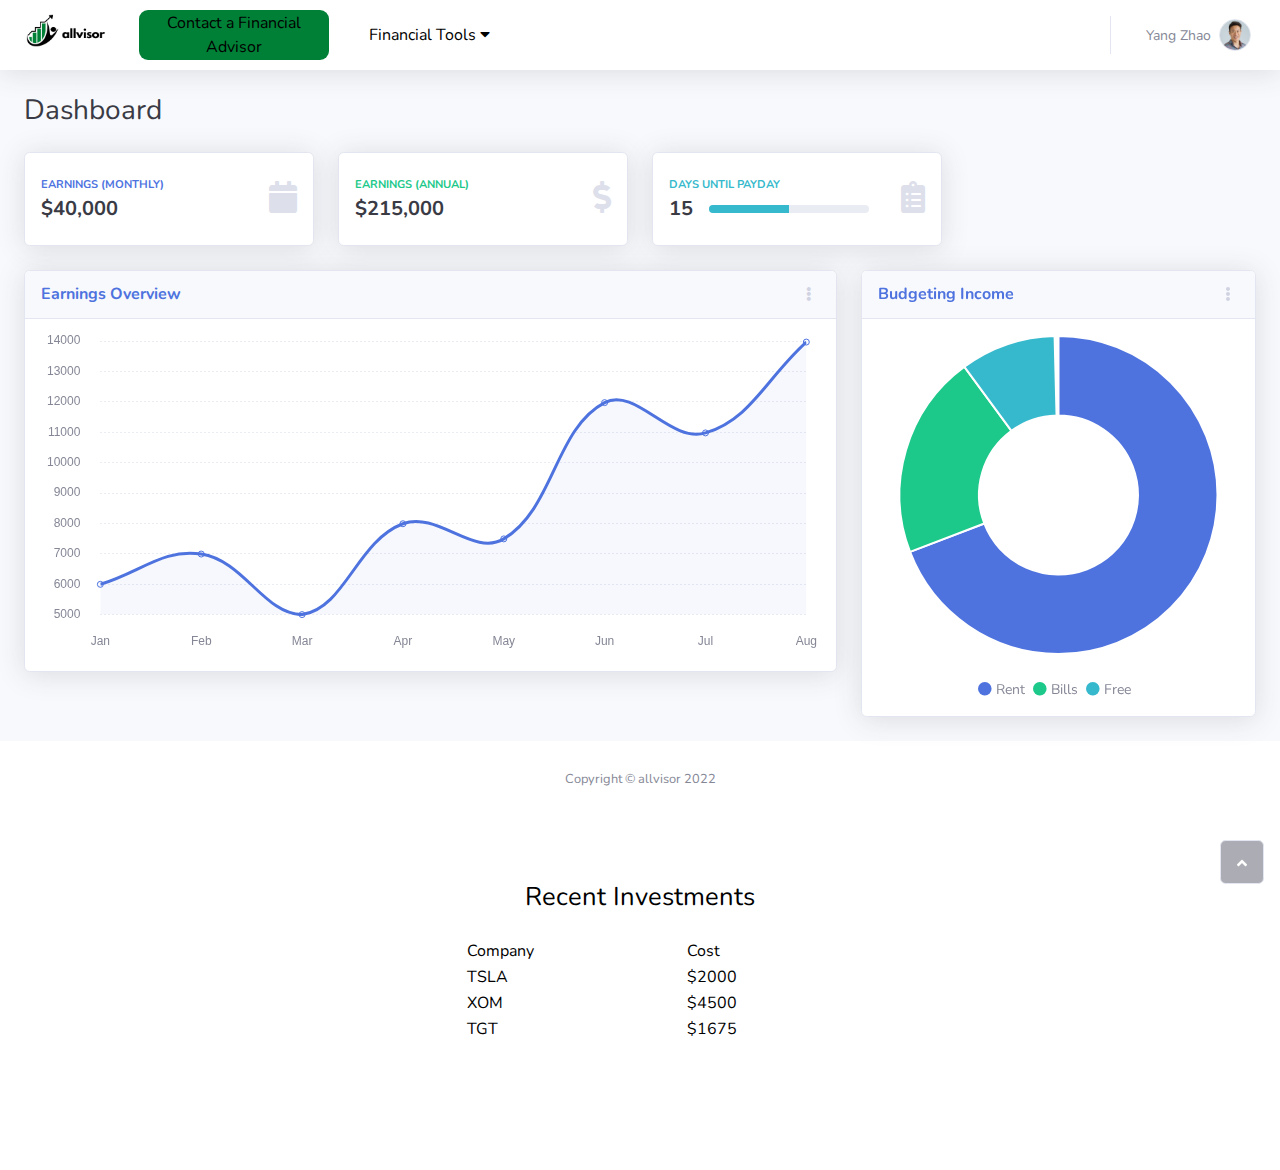
<file: dashboard.html>
<!DOCTYPE html>
<html>

<head>
    <meta charset="utf-8">
    <meta name="viewport" content="width=device-width, initial-scale=1.0, shrink-to-fit=no">
    <title>Dashboard - Brand</title>
    <link rel="stylesheet" href="assets/bootstrap/css/bootstrap.min.css">
    <link rel="stylesheet" href="https://fonts.googleapis.com/css?family=Nunito:200,200i,300,300i,400,400i,600,600i,700,700i,800,800i,900,900i&amp;display=swap">
    <link rel="stylesheet" href="assets/fonts/fontawesome-all.min.css">
    <link rel="stylesheet" href="assets/css/styles.css">
</head>

<body id="page-top">
    <div id="wrapper">
        <div class="d-flex flex-column" id="content-wrapper">
            
            
            
            <div id="content">
                <nav class="navbar navbar-light navbar-expand bg-white shadow mb-4 topbar static-top">
                    <div class="container-fluid"><button class="btn btn-link d-md-none rounded-circle me-3" id="sidebarToggleTop" type="button"><i class="fas fa-bars"></i></button>
                        <img src="assets/img/allvisor.png" id="logo" width="7%">

                        <a class="contacct" href="/contacts.html"><button id="contact">Contact a Financial Advisor</button></a>

                        <div class="dropdown">
                            <button class="dropbtn">Financial Tools
                              <i class="fa fa-caret-down"></i>
                            </button>
                            <div class="dropdown-content">
                              <a href="#">Financial Tools</a>
                              <a href="#">Net Worth</a>
                              <a href="#">Savings Planner</a>
                              <a href="#">Retirement Planner</a>
                              <a href="#">Investment Checkup</a>
                              <a href="#">Fee Analyzer</a>
                              <a href="#">Finance Calculators</a>
                            </div>
                        </div>

                        <ul class="navbar-nav flex-nowrap ms-auto">
                            
                            <li class="nav-item dropdown d-sm-none no-arrow"><a class="dropdown-toggle nav-link" aria-expanded="false" data-bs-toggle="dropdown" href="#"><i class="fas fa-search"></i></a>
                                <div class="dropdown-menu dropdown-menu-end p-3 animated--grow-in" aria-labelledby="searchDropdown">
                                    <form class="me-auto navbar-search w-100">
                                        <div class="input-group"><input class="bg-light form-control border-0 small" type="text" placeholder="Search for ...">
                                            <div class="input-group-append"><button class="btn btn-primary py-0" type="button"><i class="fas fa-search"></i></button></div>
                                        </div>
                                    </form>
                                </div>
                            </li>
                            <li class="nav-item dropdown no-arrow mx-1">
                                <div class="nav-item dropdown no-arrow"><a class="dropdown-toggle nav-link" aria-expanded="false" data-bs-toggle="dropdown" href="#"></a>
                                    <div class="dropdown-menu dropdown-menu-end dropdown-list animated--grow-in">
                                        <h6 class="dropdown-header">alerts center</h6><a class="dropdown-item d-flex align-items-center" href="#">
                                            <div class="me-3">
                                                <div class="bg-primary icon-circle"><i class="fas fa-file-alt text-white"></i></div>
                                            </div>
                                            <div><span class="small text-gray-500">December 12, 2019</span>
                                                <p>A new monthly report is ready to download!</p>
                                            </div>
                                        </a><a class="dropdown-item d-flex align-items-center" href="#">
                                            <div class="me-3">
                                                <div class="bg-success icon-circle"><i class="fas fa-donate text-white"></i></div>
                                            </div>
                                            <div><span class="small text-gray-500">December 7, 2019</span>
                                                <p>$290.29 has been deposited into your account!</p>
                                            </div>
                                        </a><a class="dropdown-item d-flex align-items-center" href="#">
                                            <div class="me-3">
                                                <div class="bg-warning icon-circle"><i class="fas fa-exclamation-triangle text-white"></i></div>
                                            </div>
                                            <div><span class="small text-gray-500">December 2, 2019</span>
                                                <p>Spending Alert: We've noticed unusually high spending for your account.</p>
                                            </div>
                                        </a><a class="dropdown-item text-center small text-gray-500" href="#">Show All Alerts</a>
                                    </div>
                                </div>
                            </li>
                            <li class="nav-item dropdown no-arrow mx-1">
                                <div class="nav-item dropdown no-arrow"><a class="dropdown-toggle nav-link" aria-expanded="false" data-bs-toggle="dropdown" href="#"></a>
                                    <div class="dropdown-menu dropdown-menu-end dropdown-list animated--grow-in">
                                        <h6 class="dropdown-header">alerts center</h6><a class="dropdown-item d-flex align-items-center" href="#">
                                            <div class="dropdown-list-image me-3"><img class="rounded-circle" src="assets/img/avatars/avatar4.jpeg">
                                                <div class="bg-success status-indicator"></div>
                                            </div>

                                            
                                            
                                            

                                            <div class="fw-bold">
                                                <div class="text-truncate"><span>Hi there! I am wondering if you can help me with a problem I've been having.</span></div>
                                                <p class="small text-gray-500 mb-0">Emily Fowler - 58m</p>
                                            </div>
                                        </a><a class="dropdown-item d-flex align-items-center" href="#">
                                            <div class="dropdown-list-image me-3"><img class="rounded-circle" src="assets/img/avatars/avatar2.jpeg">
                                                <div class="status-indicator"></div>
                                            </div>
                                            <div class="fw-bold">
                                                <div class="text-truncate"><span>I have the photos that you ordered last month!</span></div>
                                                <p class="small text-gray-500 mb-0">Jae Chun - 1d</p>
                                            </div>
                                        </a><a class="dropdown-item d-flex align-items-center" href="#">
                                            <div class="dropdown-list-image me-3"><img class="rounded-circle" src="assets/img/avatars/avatar3.jpeg">
                                                <div class="bg-warning status-indicator"></div>
                                            </div>
                                            <div class="fw-bold">
                                                <div class="text-truncate"><span>Last month's report looks great, I am very happy with the progress so far, keep up the good work!</span></div>
                                                <p class="small text-gray-500 mb-0">Morgan Alvarez - 2d</p>
                                            </div>
                                        </a><a class="dropdown-item d-flex align-items-center" href="#">
                                            <div class="dropdown-list-image me-3"><img class="rounded-circle" src="assets/img/avatars/avatar5.jpeg">
                                                <div class="bg-success status-indicator"></div>
                                            </div>
                                            <div class="fw-bold">
                                                <div class="text-truncate"><span>Am I a good boy? The reason I ask is because someone told me that people say this to all dogs, even if they aren't good...</span></div>
                                                <p class="small text-gray-500 mb-0">Chicken the Dog · 2w</p>
                                            </div>
                                        </a><a class="dropdown-item text-center small text-gray-500" href="#">Show All Alerts</a>
                                    </div>
                                </div>
                                <div class="shadow dropdown-list dropdown-menu dropdown-menu-end" aria-labelledby="alertsDropdown"></div>
                            </li>
                            
                            <div class="d-none d-sm-block topbar-divider"></div>
                            <li class="nav-item dropdown no-arrow">
                                <div class="nav-item dropdown no-arrow"><a class="dropdown-toggle nav-link" aria-expanded="false" data-bs-toggle="dropdown" href="#"><span class="d-none d-lg-inline me-2 text-gray-600 small">Yang Zhao</span><img class="border rounded-circle img-profile" src="assets/img/jason.jpeg"></a>
                                    
                                        
                                    
                                </div>
                            </li>
                            
                            <!--  -->
                        </ul>
                    </div>
                </nav>
                <div class="container-fluid">
                    <div class="d-sm-flex justify-content-between align-items-center mb-4">
                        <h3 class="text-dark mb-0">Dashboard</h3>
                    </div>
                    <div class="row">
                        <div class="col-md-6 col-xl-3 mb-4">
                            <div class="card shadow border-start-primary py-2">
                                <div class="card-body">
                                    <div class="row align-items-center no-gutters">
                                        <div class="col me-2">
                                            <div class="text-uppercase text-primary fw-bold text-xs mb-1"><span>Earnings (monthly)</span></div>
                                            <div class="text-dark fw-bold h5 mb-0"><span>$40,000</span></div>
                                        </div>
                                        <div class="col-auto"><i class="fas fa-calendar fa-2x text-gray-300"></i></div>
                                    </div>
                                </div>
                            </div>
                        </div>
                        <div class="col-md-6 col-xl-3 mb-4">
                            <div class="card shadow border-start-success py-2">
                                <div class="card-body">
                                    <div class="row align-items-center no-gutters">
                                        <div class="col me-2">
                                            <div class="text-uppercase text-success fw-bold text-xs mb-1"><span>Earnings (annual)</span></div>
                                            <div class="text-dark fw-bold h5 mb-0"><span>$215,000</span></div>
                                        </div>
                                        <div class="col-auto"><i class="fas fa-dollar-sign fa-2x text-gray-300"></i></div>
                                    </div>
                                </div>
                            </div>
                        </div>
                        <div class="col-md-6 col-xl-3 mb-4">
                            <div class="card shadow border-start-info py-2">
                                <div class="card-body">
                                    <div class="row align-items-center no-gutters">
                                        <div class="col me-2">
                                            <div class="text-uppercase text-info fw-bold text-xs mb-1"><span>Days until payday</span></div>
                                            <div class="row g-0 align-items-center">
                                                <div class="col-auto">
                                                    <div class="text-dark fw-bold h5 mb-0 me-3"><span>15</span></div>
                                                </div>
                                                <div class="col">
                                                    <div class="progress progress-sm">
                                                        <div class="progress-bar bg-info" aria-valuenow="50" aria-valuemin="0" aria-valuemax="100" style="width: 50%;"><span class="visually-hidden">50%</span></div>
                                                    </div>
                                                </div>
                                            </div>
                                        </div>
                                        <div class="col-auto"><i class="fas fa-clipboard-list fa-2x text-gray-300"></i></div>
                                    </div>
                                </div>
                            </div>
                        </div>
                    </div>
                    <div class="row">
                        <div class="col-lg-7 col-xl-8">
                            <div class="card shadow mb-4">
                                <div class="card-header d-flex justify-content-between align-items-center">
                                    <h6 class="text-primary fw-bold m-0">Earnings Overview</h6>
                                    <div class="dropdown no-arrow"><button class="btn btn-link btn-sm dropdown-toggle" aria-expanded="false" data-bs-toggle="dropdown" type="button"><i class="fas fa-ellipsis-v text-gray-400"></i></button>
                                        <div class="dropdown-menu shadow dropdown-menu-end animated--fade-in">
                                            <p class="text-center dropdown-header">dropdown header:</p><a class="dropdown-item" href="#">&nbsp;Action</a><a class="dropdown-item" href="#">&nbsp;Another action</a>
                                            <div class="dropdown-divider"></div><a class="dropdown-item" href="#">&nbsp;Something else here</a>
                                        </div>
                                    </div>
                                </div>
                                <div class="card-body">
                                    <div class="chart-area"><canvas data-bss-chart="{&quot;type&quot;:&quot;line&quot;,&quot;data&quot;:{&quot;labels&quot;:[&quot;Jan&quot;,&quot;Feb&quot;,&quot;Mar&quot;,&quot;Apr&quot;,&quot;May&quot;,&quot;Jun&quot;,&quot;Jul&quot;,&quot;Aug&quot;],&quot;datasets&quot;:[{&quot;label&quot;:&quot;Investments&quot;,&quot;fill&quot;:true,&quot;data&quot;:[&quot;6000&quot;,&quot;7000&quot;,&quot;5000&quot;,&quot;8000&quot;,&quot;7500&quot;,&quot;12000&quot;,&quot;11000&quot;,&quot;14000&quot;],&quot;backgroundColor&quot;:&quot;rgba(78, 115, 223, 0.05)&quot;,&quot;borderColor&quot;:&quot;rgba(78, 115, 223, 1)&quot;}]},&quot;options&quot;:{&quot;maintainAspectRatio&quot;:false,&quot;legend&quot;:{&quot;display&quot;:false,&quot;labels&quot;:{&quot;fontStyle&quot;:&quot;normal&quot;}},&quot;title&quot;:{&quot;fontStyle&quot;:&quot;normal&quot;},&quot;scales&quot;:{&quot;xAxes&quot;:[{&quot;gridLines&quot;:{&quot;color&quot;:&quot;rgb(234, 236, 244)&quot;,&quot;zeroLineColor&quot;:&quot;rgb(234, 236, 244)&quot;,&quot;drawBorder&quot;:false,&quot;drawTicks&quot;:false,&quot;borderDash&quot;:[&quot;2&quot;],&quot;zeroLineBorderDash&quot;:[&quot;2&quot;],&quot;drawOnChartArea&quot;:false},&quot;ticks&quot;:{&quot;fontColor&quot;:&quot;#858796&quot;,&quot;fontStyle&quot;:&quot;normal&quot;,&quot;padding&quot;:20}}],&quot;yAxes&quot;:[{&quot;gridLines&quot;:{&quot;color&quot;:&quot;rgb(234, 236, 244)&quot;,&quot;zeroLineColor&quot;:&quot;rgb(234, 236, 244)&quot;,&quot;drawBorder&quot;:false,&quot;drawTicks&quot;:false,&quot;borderDash&quot;:[&quot;2&quot;],&quot;zeroLineBorderDash&quot;:[&quot;2&quot;]},&quot;ticks&quot;:{&quot;fontColor&quot;:&quot;#858796&quot;,&quot;fontStyle&quot;:&quot;normal&quot;,&quot;padding&quot;:20}}]}}}"></canvas></div>
                                </div>
                            </div>
                        </div>
                        <div class="col-lg-5 col-xl-4">
                            <div class="card shadow mb-4">
                                <div class="card-header d-flex justify-content-between align-items-center">
                                    <h6 class="text-primary fw-bold m-0">Budgeting Income</h6>
                                    <div class="dropdown no-arrow"><button class="btn btn-link btn-sm dropdown-toggle" aria-expanded="false" data-bs-toggle="dropdown" type="button"><i class="fas fa-ellipsis-v text-gray-400"></i></button>
                                        <div class="dropdown-menu shadow dropdown-menu-end animated--fade-in">
                                            <p class="text-center dropdown-header">dropdown header:</p><a class="dropdown-item" href="#">&nbsp;Action</a><a class="dropdown-item" href="#">&nbsp;Another action</a>
                                            <div class="dropdown-divider"></div><a class="dropdown-item" href="#">&nbsp;Something else here</a>
                                        </div>
                                    </div>
                                </div>
                                <div class="card-body">
                                    <div class="chart-area"><canvas data-bss-chart="{&quot;type&quot;:&quot;doughnut&quot;,&quot;data&quot;:{&quot;labels&quot;:[&quot;Rent&quot;,&quot;Phone&quot;,&quot;Electricity&quot;,&quot;Gas&quot;,&quot;Cable&quot;],&quot;datasets&quot;:[{&quot;label&quot;:&quot;&quot;,&quot;backgroundColor&quot;:[&quot;#4e73df&quot;,&quot;#1cc88a&quot;,&quot;#36b9cc&quot;],&quot;borderColor&quot;:[&quot;#ffffff&quot;,&quot;#ffffff&quot;,&quot;#ffffff&quot;],&quot;data&quot;:[&quot;50&quot;,&quot;15&quot;,&quot;7&quot;]}]},&quot;options&quot;:{&quot;maintainAspectRatio&quot;:false,&quot;legend&quot;:{&quot;display&quot;:false,&quot;labels&quot;:{&quot;fontStyle&quot;:&quot;normal&quot;}},&quot;title&quot;:{&quot;fontStyle&quot;:&quot;normal&quot;}}}"></canvas></div>
                                    <div class="text-center small mt-4"><span class="me-2"><i class="fas fa-circle text-primary"></i>&nbsp;Rent</span><span class="me-2"><i class="fas fa-circle text-success"></i>&nbsp;Bills</span><span class="me-2"><i class="fas fa-circle text-info"></i>&nbsp;Free</span></div>
                                </div>
                            </div>
                        </div>
                    </div>
                    <div class="row"></div>
                </div>
            </div>
            <footer class="bg-white sticky-footer">
                <div class="container my-auto">
                    <div class="text-center my-auto copyright"><span>Copyright © allvisor 2022</span></div>
                </div>
            </footer>
            </div><a class="border rounded d-inline scroll-to-top" href="#page-top"><i class="fas fa-angle-up"></i></a>

            

    </div>

    <h3 id="recentInv">Recent Investments</h3>
    <table id="table">
        <tr class="table-row">
            <td class="trhd">Company</td>
            <td class="trhd">Cost</td>
        </tr>

        <tr class="table-row">
            <td class="trhd">TSLA</td>
            <td class="trhd">$2000</td>
        </tr>

        <tr class="table-row">
            <td class="trhd">XOM</td>
            <td class="trhd">$4500</td>
        </tr>

        <tr class="table-row">
            <td class="trhd">TGT</td>
            <td class="trhd">$1675</td>
        </tr>
    </table>

    <div id="end">

    </div>

    

    <script src="assets/bootstrap/js/bootstrap.min.js"></script>
    <script src="assets/js/chart.min.js"></script>
    <script src="assets/js/bs-init.js"></script>
    <script src="assets/js/theme.js"></script>
</body>

</html>
</file>
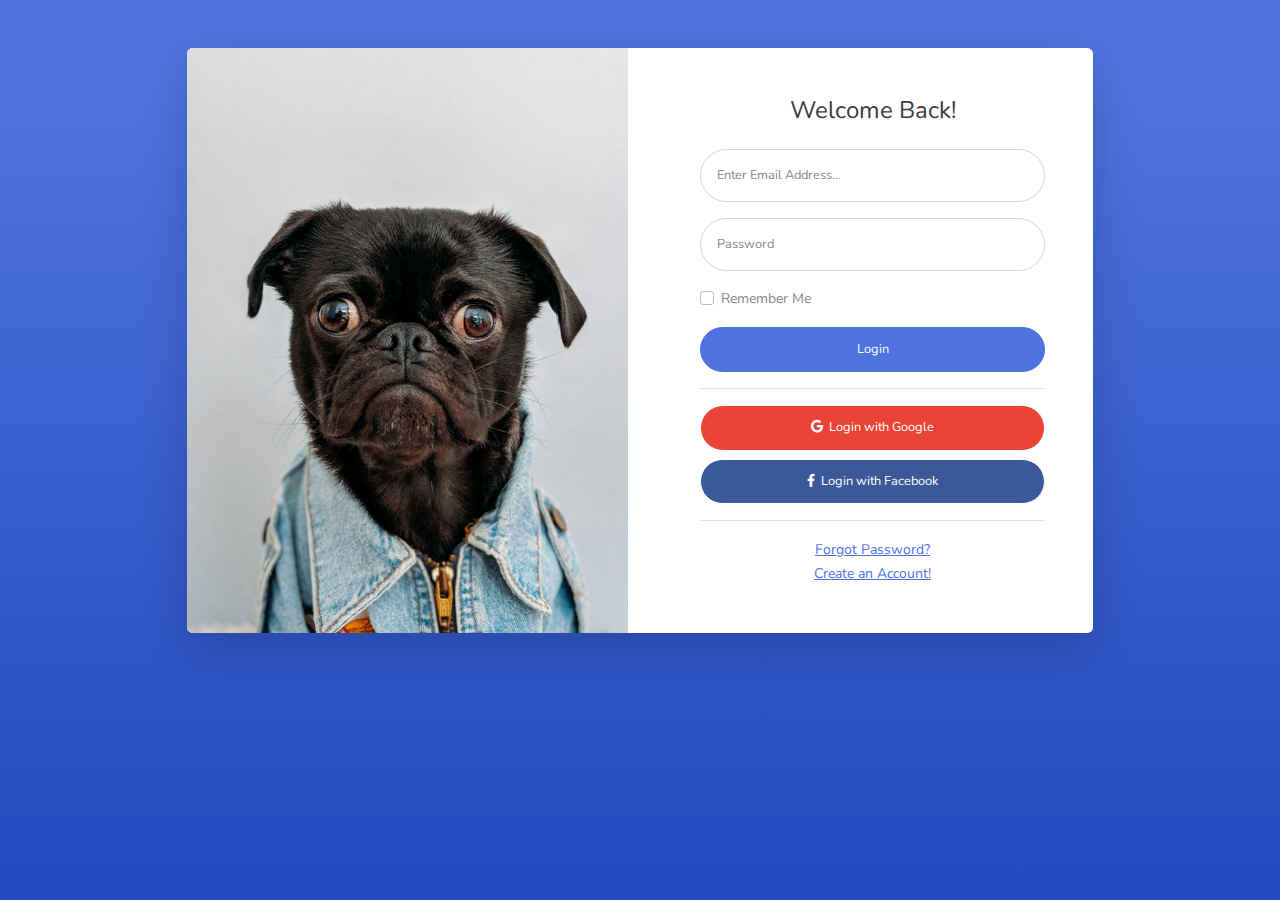
<file: login.html>
<!DOCTYPE html>
<html>

<head>
    <meta charset="utf-8">
    <meta name="viewport" content="width=device-width, initial-scale=1.0, shrink-to-fit=no">
    <title>Login - Brand</title>
    <link rel="stylesheet" href="assets/bootstrap/css/bootstrap.min.css">
    <link rel="stylesheet" href="https://fonts.googleapis.com/css?family=Nunito:200,200i,300,300i,400,400i,600,600i,700,700i,800,800i,900,900i&amp;display=swap">
    <link rel="stylesheet" href="assets/fonts/fontawesome-all.min.css">
</head>

<body class="bg-gradient-primary">
    <div class="container">
        <div class="row justify-content-center">
            <div class="col-md-9 col-lg-12 col-xl-10">
                <div class="card shadow-lg o-hidden border-0 my-5">
                    <div class="card-body p-0">
                        <div class="row">
                            <div class="col-lg-6 d-none d-lg-flex">
                                <div class="flex-grow-1 bg-login-image" style="background-image: url(&quot;assets/img/dogs/image3.jpeg&quot;);"></div>
                            </div>
                            <div class="col-lg-6">
                                <div class="p-5">
                                    <div class="text-center">
                                        <h4 class="text-dark mb-4">Welcome Back!</h4>
                                    </div>
                                    <form class="user">
                                        <div class="mb-3"><input class="form-control form-control-user" type="email" id="exampleInputEmail" aria-describedby="emailHelp" placeholder="Enter Email Address..." name="email"></div>
                                        <div class="mb-3"><input class="form-control form-control-user" type="password" id="exampleInputPassword" placeholder="Password" name="password"></div>
                                        <div class="mb-3">
                                            <div class="custom-control custom-checkbox small">
                                                <div class="form-check"><input class="form-check-input custom-control-input" type="checkbox" id="formCheck-1"><label class="form-check-label custom-control-label" for="formCheck-1">Remember Me</label></div>
                                            </div>
                                        </div><button class="btn btn-primary d-block btn-user w-100" type="submit">Login</button>
                                        <hr><a class="btn btn-primary d-block btn-google btn-user w-100 mb-2" role="button"><i class="fab fa-google"></i>&nbsp; Login with Google</a><a class="btn btn-primary d-block btn-facebook btn-user w-100" role="button"><i class="fab fa-facebook-f"></i>&nbsp; Login with Facebook</a>
                                        <hr>
                                    </form>
                                    <div class="text-center"><a class="small" href="forgot-password.html">Forgot Password?</a></div>
                                    <div class="text-center"><a class="small" href="register.html">Create an Account!</a></div>
                                </div>
                            </div>
                        </div>
                    </div>
                </div>
            </div>
        </div>
    </div>
    <script src="assets/bootstrap/js/bootstrap.min.js"></script>
    <script src="assets/js/bs-init.js"></script>
    <script src="assets/js/theme.js"></script>
</body>

</html>
</file>
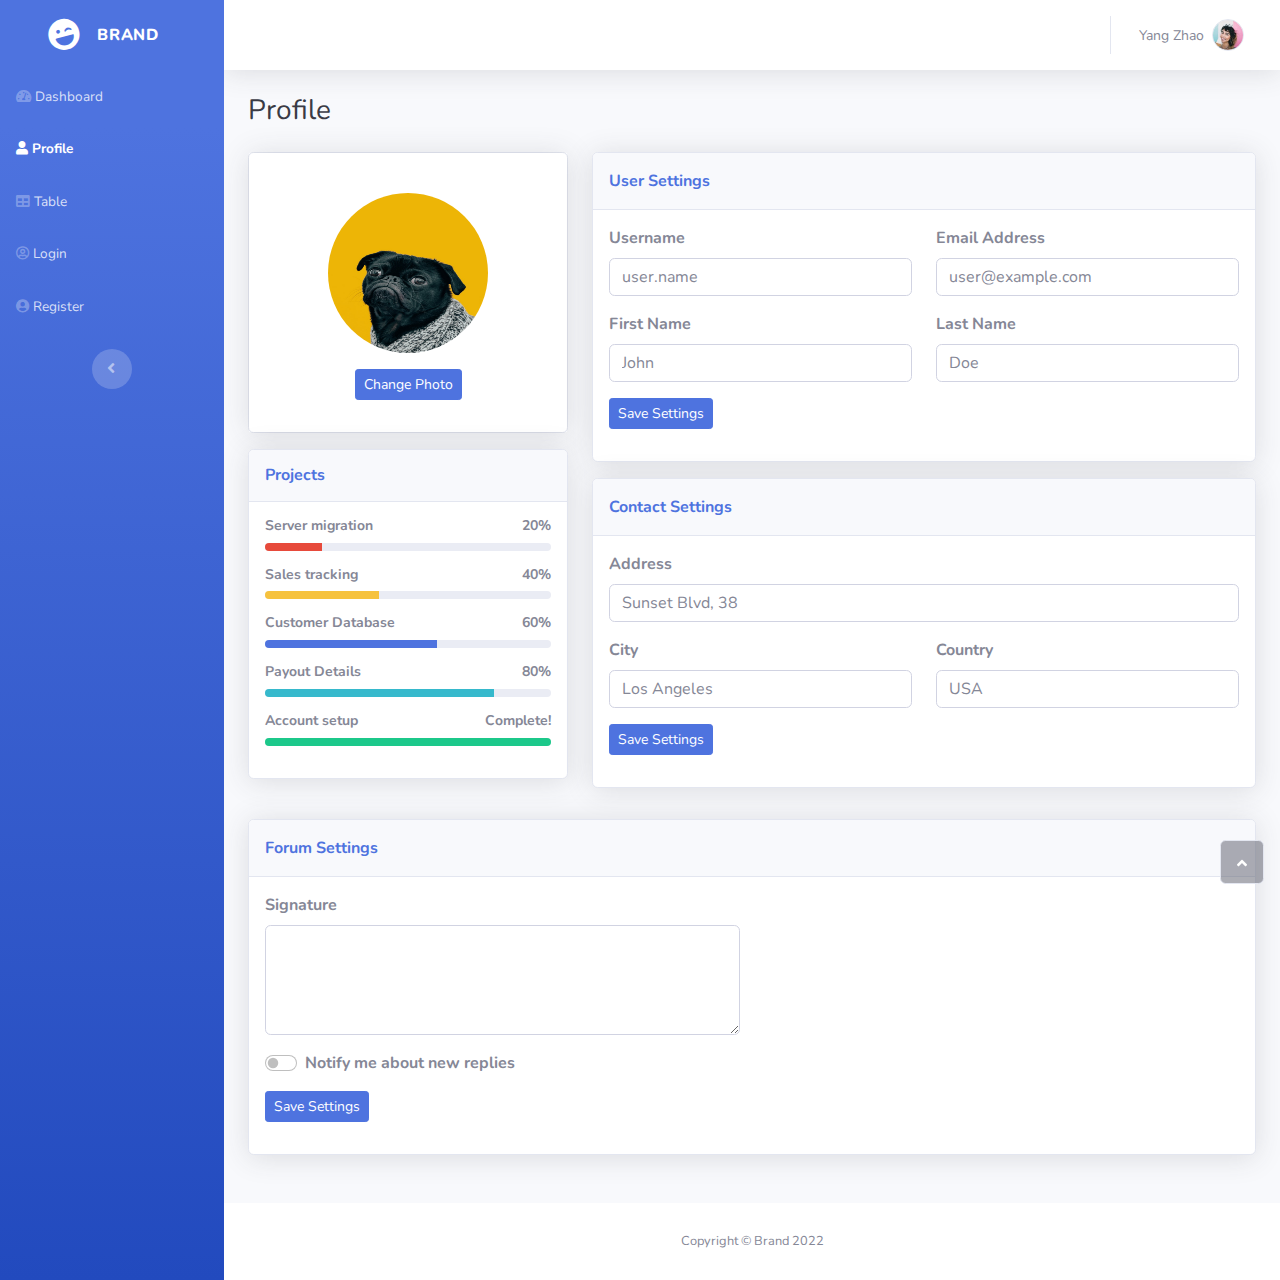
<file: profile.html>
<!DOCTYPE html>
<html>

<head>
    <meta charset="utf-8">
    <meta name="viewport" content="width=device-width, initial-scale=1.0, shrink-to-fit=no">
    <title>Profile - Brand</title>
    <link rel="stylesheet" href="assets/bootstrap/css/bootstrap.min.css">
    <link rel="stylesheet" href="https://fonts.googleapis.com/css?family=Nunito:200,200i,300,300i,400,400i,600,600i,700,700i,800,800i,900,900i&amp;display=swap">
    <link rel="stylesheet" href="assets/fonts/fontawesome-all.min.css">
</head>

<body id="page-top">
    <div id="wrapper">
        <nav class="navbar navbar-dark align-items-start sidebar sidebar-dark accordion bg-gradient-primary p-0">
            <div class="container-fluid d-flex flex-column p-0"><a class="navbar-brand d-flex justify-content-center align-items-center sidebar-brand m-0" href="#">
                    <div class="sidebar-brand-icon rotate-n-15"><i class="fas fa-laugh-wink"></i></div>
                    <div class="sidebar-brand-text mx-3"><span>Brand</span></div>
                </a>
                <hr class="sidebar-divider my-0">
                <ul class="navbar-nav text-light" id="accordionSidebar">
                    <li class="nav-item"><a class="nav-link" href="index.html"><i class="fas fa-tachometer-alt"></i><span>Dashboard</span></a></li>
                    <li class="nav-item"><a class="nav-link active" href="profile.html"><i class="fas fa-user"></i><span>Profile</span></a></li>
                    <li class="nav-item"><a class="nav-link" href="table.html"><i class="fas fa-table"></i><span>Table</span></a></li>
                    <li class="nav-item"><a class="nav-link" href="login.html"><i class="far fa-user-circle"></i><span>Login</span></a></li>
                    <li class="nav-item"><a class="nav-link" href="register.html"><i class="fas fa-user-circle"></i><span>Register</span></a></li>
                </ul>
                <div class="text-center d-none d-md-inline"><button class="btn rounded-circle border-0" id="sidebarToggle" type="button"></button></div>
            </div>
        </nav>
        <div class="d-flex flex-column" id="content-wrapper">
            <div id="content">
                <nav class="navbar navbar-light navbar-expand bg-white shadow mb-4 topbar static-top">
                    <div class="container-fluid"><button class="btn btn-link d-md-none rounded-circle me-3" id="sidebarToggleTop" type="button"><i class="fas fa-bars"></i></button>
                        <ul class="navbar-nav flex-nowrap ms-auto">
                            <li class="nav-item dropdown d-sm-none no-arrow"><a class="dropdown-toggle nav-link" aria-expanded="false" data-bs-toggle="dropdown" href="#"><i class="fas fa-search"></i></a>
                                <div class="dropdown-menu dropdown-menu-end p-3 animated--grow-in" aria-labelledby="searchDropdown">
                                    <form class="me-auto navbar-search w-100">
                                        <div class="input-group"><input class="bg-light form-control border-0 small" type="text" placeholder="Search for ...">
                                            <div class="input-group-append"><button class="btn btn-primary py-0" type="button"><i class="fas fa-search"></i></button></div>
                                        </div>
                                    </form>
                                </div>
                            </li>
                            <li class="nav-item dropdown no-arrow mx-1">
                                <div class="nav-item dropdown no-arrow"><a class="dropdown-toggle nav-link" aria-expanded="false" data-bs-toggle="dropdown" href="#"></a>
                                    <div class="dropdown-menu dropdown-menu-end dropdown-list animated--grow-in">
                                        <h6 class="dropdown-header">alerts center</h6><a class="dropdown-item d-flex align-items-center" href="#">
                                            <div class="me-3">
                                                <div class="bg-primary icon-circle"><i class="fas fa-file-alt text-white"></i></div>
                                            </div>
                                            <div><span class="small text-gray-500">December 12, 2019</span>
                                                <p>A new monthly report is ready to download!</p>
                                            </div>
                                        </a><a class="dropdown-item d-flex align-items-center" href="#">
                                            <div class="me-3">
                                                <div class="bg-success icon-circle"><i class="fas fa-donate text-white"></i></div>
                                            </div>
                                            <div><span class="small text-gray-500">December 7, 2019</span>
                                                <p>$290.29 has been deposited into your account!</p>
                                            </div>
                                        </a><a class="dropdown-item d-flex align-items-center" href="#">
                                            <div class="me-3">
                                                <div class="bg-warning icon-circle"><i class="fas fa-exclamation-triangle text-white"></i></div>
                                            </div>
                                            <div><span class="small text-gray-500">December 2, 2019</span>
                                                <p>Spending Alert: We've noticed unusually high spending for your account.</p>
                                            </div>
                                        </a><a class="dropdown-item text-center small text-gray-500" href="#">Show All Alerts</a>
                                    </div>
                                </div>
                            </li>
                            <li class="nav-item dropdown no-arrow mx-1">
                                <div class="nav-item dropdown no-arrow"><a class="dropdown-toggle nav-link" aria-expanded="false" data-bs-toggle="dropdown" href="#"></a>
                                    <div class="dropdown-menu dropdown-menu-end dropdown-list animated--grow-in">
                                        <h6 class="dropdown-header">alerts center</h6><a class="dropdown-item d-flex align-items-center" href="#">
                                            <div class="dropdown-list-image me-3"><img class="rounded-circle" src="assets/img/avatars/avatar4.jpeg">
                                                <div class="bg-success status-indicator"></div>
                                            </div>
                                            <div class="fw-bold">
                                                <div class="text-truncate"><span>Hi there! I am wondering if you can help me with a problem I've been having.</span></div>
                                                <p class="small text-gray-500 mb-0">Emily Fowler - 58m</p>
                                            </div>
                                        </a><a class="dropdown-item d-flex align-items-center" href="#">
                                            <div class="dropdown-list-image me-3"><img class="rounded-circle" src="assets/img/avatars/avatar2.jpeg">
                                                <div class="status-indicator"></div>
                                            </div>
                                            <div class="fw-bold">
                                                <div class="text-truncate"><span>I have the photos that you ordered last month!</span></div>
                                                <p class="small text-gray-500 mb-0">Jae Chun - 1d</p>
                                            </div>
                                        </a><a class="dropdown-item d-flex align-items-center" href="#">
                                            <div class="dropdown-list-image me-3"><img class="rounded-circle" src="assets/img/avatars/avatar3.jpeg">
                                                <div class="bg-warning status-indicator"></div>
                                            </div>
                                            <div class="fw-bold">
                                                <div class="text-truncate"><span>Last month's report looks great, I am very happy with the progress so far, keep up the good work!</span></div>
                                                <p class="small text-gray-500 mb-0">Morgan Alvarez - 2d</p>
                                            </div>
                                        </a><a class="dropdown-item d-flex align-items-center" href="#">
                                            <div class="dropdown-list-image me-3"><img class="rounded-circle" src="assets/img/avatars/avatar5.jpeg">
                                                <div class="bg-success status-indicator"></div>
                                            </div>
                                            <div class="fw-bold">
                                                <div class="text-truncate"><span>Am I a good boy? The reason I ask is because someone told me that people say this to all dogs, even if they aren't good...</span></div>
                                                <p class="small text-gray-500 mb-0">Chicken the Dog · 2w</p>
                                            </div>
                                        </a><a class="dropdown-item text-center small text-gray-500" href="#">Show All Alerts</a>
                                    </div>
                                </div>
                                <div class="shadow dropdown-list dropdown-menu dropdown-menu-end" aria-labelledby="alertsDropdown"></div>
                            </li>
                            <div class="d-none d-sm-block topbar-divider"></div>
                            <li class="nav-item dropdown no-arrow">
                                <div class="nav-item dropdown no-arrow"><a class="dropdown-toggle nav-link" aria-expanded="false" data-bs-toggle="dropdown" href="#"><span class="d-none d-lg-inline me-2 text-gray-600 small">Yang Zhao</span><img class="border rounded-circle img-profile" src="assets/img/avatars/avatar1.jpeg"></a>
                                    <div class="dropdown-menu shadow dropdown-menu-end animated--grow-in"><a class="dropdown-item" href="#"><i class="fas fa-user fa-sm fa-fw me-2 text-gray-400"></i>&nbsp;Profile</a><a class="dropdown-item" href="#"><i class="fas fa-cogs fa-sm fa-fw me-2 text-gray-400"></i>&nbsp;Settings</a><a class="dropdown-item" href="#"><i class="fas fa-list fa-sm fa-fw me-2 text-gray-400"></i>&nbsp;Activity log</a>
                                        <div class="dropdown-divider"></div><a class="dropdown-item" href="#"><i class="fas fa-sign-out-alt fa-sm fa-fw me-2 text-gray-400"></i>&nbsp;Logout</a>
                                    </div>
                                </div>
                            </li>
                        </ul>
                    </div>
                </nav>
                <div class="container-fluid">
                    <h3 class="text-dark mb-4">Profile</h3>
                    <div class="row mb-3">
                        <div class="col-lg-4">
                            <div class="card mb-3">
                                <div class="card-body text-center shadow"><img class="rounded-circle mb-3 mt-4" src="assets/img/dogs/image2.jpeg" width="160" height="160">
                                    <div class="mb-3"><button class="btn btn-primary btn-sm" type="button">Change Photo</button></div>
                                </div>
                            </div>
                            <div class="card shadow mb-4">
                                <div class="card-header py-3">
                                    <h6 class="text-primary fw-bold m-0">Projects</h6>
                                </div>
                                <div class="card-body">
                                    <h4 class="small fw-bold">Server migration<span class="float-end">20%</span></h4>
                                    <div class="progress progress-sm mb-3">
                                        <div class="progress-bar bg-danger" aria-valuenow="20" aria-valuemin="0" aria-valuemax="100" style="width: 20%;"><span class="visually-hidden">20%</span></div>
                                    </div>
                                    <h4 class="small fw-bold">Sales tracking<span class="float-end">40%</span></h4>
                                    <div class="progress progress-sm mb-3">
                                        <div class="progress-bar bg-warning" aria-valuenow="40" aria-valuemin="0" aria-valuemax="100" style="width: 40%;"><span class="visually-hidden">40%</span></div>
                                    </div>
                                    <h4 class="small fw-bold">Customer Database<span class="float-end">60%</span></h4>
                                    <div class="progress progress-sm mb-3">
                                        <div class="progress-bar bg-primary" aria-valuenow="60" aria-valuemin="0" aria-valuemax="100" style="width: 60%;"><span class="visually-hidden">60%</span></div>
                                    </div>
                                    <h4 class="small fw-bold">Payout Details<span class="float-end">80%</span></h4>
                                    <div class="progress progress-sm mb-3">
                                        <div class="progress-bar bg-info" aria-valuenow="80" aria-valuemin="0" aria-valuemax="100" style="width: 80%;"><span class="visually-hidden">80%</span></div>
                                    </div>
                                    <h4 class="small fw-bold">Account setup<span class="float-end">Complete!</span></h4>
                                    <div class="progress progress-sm mb-3">
                                        <div class="progress-bar bg-success" aria-valuenow="100" aria-valuemin="0" aria-valuemax="100" style="width: 100%;"><span class="visually-hidden">100%</span></div>
                                    </div>
                                </div>
                            </div>
                        </div>
                        <div class="col-lg-8">
                            <div class="row mb-3 d-none">
                                <div class="col">
                                    <div class="card text-white bg-primary shadow">
                                        <div class="card-body">
                                            <div class="row mb-2">
                                                <div class="col">
                                                    <p class="m-0">Peformance</p>
                                                    <p class="m-0"><strong>65.2%</strong></p>
                                                </div>
                                                <div class="col-auto"><i class="fas fa-rocket fa-2x"></i></div>
                                            </div>
                                            <p class="text-white-50 small m-0"><i class="fas fa-arrow-up"></i>&nbsp;5% since last month</p>
                                        </div>
                                    </div>
                                </div>
                                <div class="col">
                                    <div class="card text-white bg-success shadow">
                                        <div class="card-body">
                                            <div class="row mb-2">
                                                <div class="col">
                                                    <p class="m-0">Peformance</p>
                                                    <p class="m-0"><strong>65.2%</strong></p>
                                                </div>
                                                <div class="col-auto"><i class="fas fa-rocket fa-2x"></i></div>
                                            </div>
                                            <p class="text-white-50 small m-0"><i class="fas fa-arrow-up"></i>&nbsp;5% since last month</p>
                                        </div>
                                    </div>
                                </div>
                            </div>
                            <div class="row">
                                <div class="col">
                                    <div class="card shadow mb-3">
                                        <div class="card-header py-3">
                                            <p class="text-primary m-0 fw-bold">User Settings</p>
                                        </div>
                                        <div class="card-body">
                                            <form>
                                                <div class="row">
                                                    <div class="col">
                                                        <div class="mb-3"><label class="form-label" for="username"><strong>Username</strong></label><input class="form-control" type="text" id="username" placeholder="user.name" name="username"></div>
                                                    </div>
                                                    <div class="col">
                                                        <div class="mb-3"><label class="form-label" for="email"><strong>Email Address</strong></label><input class="form-control" type="email" id="email" placeholder="user@example.com" name="email"></div>
                                                    </div>
                                                </div>
                                                <div class="row">
                                                    <div class="col">
                                                        <div class="mb-3"><label class="form-label" for="first_name"><strong>First Name</strong></label><input class="form-control" type="text" id="first_name" placeholder="John" name="first_name"></div>
                                                    </div>
                                                    <div class="col">
                                                        <div class="mb-3"><label class="form-label" for="last_name"><strong>Last Name</strong></label><input class="form-control" type="text" id="last_name" placeholder="Doe" name="last_name"></div>
                                                    </div>
                                                </div>
                                                <div class="mb-3"><button class="btn btn-primary btn-sm" type="submit">Save Settings</button></div>
                                            </form>
                                        </div>
                                    </div>
                                    <div class="card shadow">
                                        <div class="card-header py-3">
                                            <p class="text-primary m-0 fw-bold">Contact Settings</p>
                                        </div>
                                        <div class="card-body">
                                            <form>
                                                <div class="mb-3"><label class="form-label" for="address"><strong>Address</strong></label><input class="form-control" type="text" id="address" placeholder="Sunset Blvd, 38" name="address"></div>
                                                <div class="row">
                                                    <div class="col">
                                                        <div class="mb-3"><label class="form-label" for="city"><strong>City</strong></label><input class="form-control" type="text" id="city" placeholder="Los Angeles" name="city"></div>
                                                    </div>
                                                    <div class="col">
                                                        <div class="mb-3"><label class="form-label" for="country"><strong>Country</strong></label><input class="form-control" type="text" id="country" placeholder="USA" name="country"></div>
                                                    </div>
                                                </div>
                                                <div class="mb-3"><button class="btn btn-primary btn-sm" type="submit">Save&nbsp;Settings</button></div>
                                            </form>
                                        </div>
                                    </div>
                                </div>
                            </div>
                        </div>
                    </div>
                    <div class="card shadow mb-5">
                        <div class="card-header py-3">
                            <p class="text-primary m-0 fw-bold">Forum Settings</p>
                        </div>
                        <div class="card-body">
                            <div class="row">
                                <div class="col-md-6">
                                    <form>
                                        <div class="mb-3"><label class="form-label" for="signature"><strong>Signature</strong><br></label><textarea class="form-control" id="signature" rows="4" name="signature"></textarea></div>
                                        <div class="mb-3">
                                            <div class="form-check form-switch"><input class="form-check-input" type="checkbox" id="formCheck-1"><label class="form-check-label" for="formCheck-1"><strong>Notify me about new replies</strong></label></div>
                                        </div>
                                        <div class="mb-3"><button class="btn btn-primary btn-sm" type="submit">Save Settings</button></div>
                                    </form>
                                </div>
                            </div>
                        </div>
                    </div>
                </div>
            </div>
            <footer class="bg-white sticky-footer">
                <div class="container my-auto">
                    <div class="text-center my-auto copyright"><span>Copyright © Brand 2022</span></div>
                </div>
            </footer>
        </div><a class="border rounded d-inline scroll-to-top" href="#page-top"><i class="fas fa-angle-up"></i></a>
    </div>
    <script src="assets/bootstrap/js/bootstrap.min.js"></script>
    <script src="assets/js/bs-init.js"></script>
    <script src="assets/js/theme.js"></script>
</body>

</html>
</file>
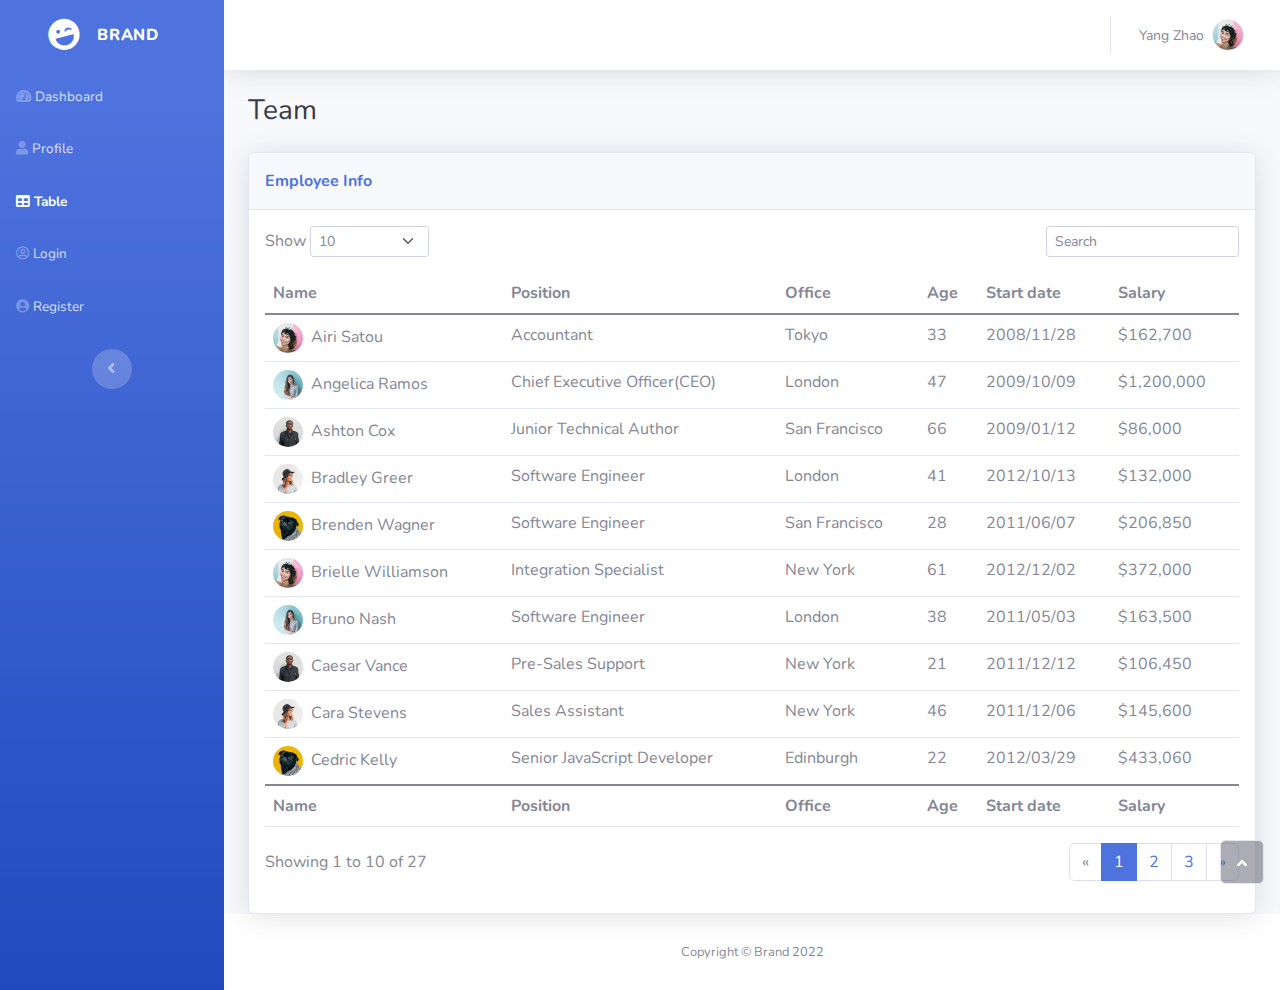
<file: table.html>
<!DOCTYPE html>
<html>

<head>
    <meta charset="utf-8">
    <meta name="viewport" content="width=device-width, initial-scale=1.0, shrink-to-fit=no">
    <title>Table - Brand</title>
    <link rel="stylesheet" href="assets/bootstrap/css/bootstrap.min.css">
    <link rel="stylesheet" href="https://fonts.googleapis.com/css?family=Nunito:200,200i,300,300i,400,400i,600,600i,700,700i,800,800i,900,900i&amp;display=swap">
    <link rel="stylesheet" href="assets/fonts/fontawesome-all.min.css">
</head>

<body id="page-top">
    <div id="wrapper">
        <nav class="navbar navbar-dark align-items-start sidebar sidebar-dark accordion bg-gradient-primary p-0">
            <div class="container-fluid d-flex flex-column p-0"><a class="navbar-brand d-flex justify-content-center align-items-center sidebar-brand m-0" href="#">
                    <div class="sidebar-brand-icon rotate-n-15"><i class="fas fa-laugh-wink"></i></div>
                    <div class="sidebar-brand-text mx-3"><span>Brand</span></div>
                </a>
                <hr class="sidebar-divider my-0">
                <ul class="navbar-nav text-light" id="accordionSidebar">
                    <li class="nav-item"><a class="nav-link" href="index.html"><i class="fas fa-tachometer-alt"></i><span>Dashboard</span></a></li>
                    <li class="nav-item"><a class="nav-link" href="profile.html"><i class="fas fa-user"></i><span>Profile</span></a></li>
                    <li class="nav-item"><a class="nav-link active" href="table.html"><i class="fas fa-table"></i><span>Table</span></a></li>
                    <li class="nav-item"><a class="nav-link" href="login.html"><i class="far fa-user-circle"></i><span>Login</span></a></li>
                    <li class="nav-item"><a class="nav-link" href="register.html"><i class="fas fa-user-circle"></i><span>Register</span></a></li>
                </ul>
                <div class="text-center d-none d-md-inline"><button class="btn rounded-circle border-0" id="sidebarToggle" type="button"></button></div>
            </div>
        </nav>
        <div class="d-flex flex-column" id="content-wrapper">
            <div id="content">
                <nav class="navbar navbar-light navbar-expand bg-white shadow mb-4 topbar static-top">
                    <div class="container-fluid"><button class="btn btn-link d-md-none rounded-circle me-3" id="sidebarToggleTop" type="button"><i class="fas fa-bars"></i></button>
                        <ul class="navbar-nav flex-nowrap ms-auto">
                            <li class="nav-item dropdown d-sm-none no-arrow"><a class="dropdown-toggle nav-link" aria-expanded="false" data-bs-toggle="dropdown" href="#"><i class="fas fa-search"></i></a>
                                <div class="dropdown-menu dropdown-menu-end p-3 animated--grow-in" aria-labelledby="searchDropdown">
                                    <form class="me-auto navbar-search w-100">
                                        <div class="input-group"><input class="bg-light form-control border-0 small" type="text" placeholder="Search for ...">
                                            <div class="input-group-append"><button class="btn btn-primary py-0" type="button"><i class="fas fa-search"></i></button></div>
                                        </div>
                                    </form>
                                </div>
                            </li>
                            <li class="nav-item dropdown no-arrow mx-1">
                                <div class="nav-item dropdown no-arrow"><a class="dropdown-toggle nav-link" aria-expanded="false" data-bs-toggle="dropdown" href="#"></a>
                                    <div class="dropdown-menu dropdown-menu-end dropdown-list animated--grow-in">
                                        <h6 class="dropdown-header">alerts center</h6><a class="dropdown-item d-flex align-items-center" href="#">
                                            <div class="me-3">
                                                <div class="bg-primary icon-circle"><i class="fas fa-file-alt text-white"></i></div>
                                            </div>
                                            <div><span class="small text-gray-500">December 12, 2019</span>
                                                <p>A new monthly report is ready to download!</p>
                                            </div>
                                        </a><a class="dropdown-item d-flex align-items-center" href="#">
                                            <div class="me-3">
                                                <div class="bg-success icon-circle"><i class="fas fa-donate text-white"></i></div>
                                            </div>
                                            <div><span class="small text-gray-500">December 7, 2019</span>
                                                <p>$290.29 has been deposited into your account!</p>
                                            </div>
                                        </a><a class="dropdown-item d-flex align-items-center" href="#">
                                            <div class="me-3">
                                                <div class="bg-warning icon-circle"><i class="fas fa-exclamation-triangle text-white"></i></div>
                                            </div>
                                            <div><span class="small text-gray-500">December 2, 2019</span>
                                                <p>Spending Alert: We've noticed unusually high spending for your account.</p>
                                            </div>
                                        </a><a class="dropdown-item text-center small text-gray-500" href="#">Show All Alerts</a>
                                    </div>
                                </div>
                            </li>
                            <li class="nav-item dropdown no-arrow mx-1">
                                <div class="nav-item dropdown no-arrow"><a class="dropdown-toggle nav-link" aria-expanded="false" data-bs-toggle="dropdown" href="#"></a>
                                    <div class="dropdown-menu dropdown-menu-end dropdown-list animated--grow-in">
                                        <h6 class="dropdown-header">alerts center</h6><a class="dropdown-item d-flex align-items-center" href="#">
                                            <div class="dropdown-list-image me-3"><img class="rounded-circle" src="assets/img/avatars/avatar4.jpeg">
                                                <div class="bg-success status-indicator"></div>
                                            </div>
                                            <div class="fw-bold">
                                                <div class="text-truncate"><span>Hi there! I am wondering if you can help me with a problem I've been having.</span></div>
                                                <p class="small text-gray-500 mb-0">Emily Fowler - 58m</p>
                                            </div>
                                        </a><a class="dropdown-item d-flex align-items-center" href="#">
                                            <div class="dropdown-list-image me-3"><img class="rounded-circle" src="assets/img/avatars/avatar2.jpeg">
                                                <div class="status-indicator"></div>
                                            </div>
                                            <div class="fw-bold">
                                                <div class="text-truncate"><span>I have the photos that you ordered last month!</span></div>
                                                <p class="small text-gray-500 mb-0">Jae Chun - 1d</p>
                                            </div>
                                        </a><a class="dropdown-item d-flex align-items-center" href="#">
                                            <div class="dropdown-list-image me-3"><img class="rounded-circle" src="assets/img/avatars/avatar3.jpeg">
                                                <div class="bg-warning status-indicator"></div>
                                            </div>
                                            <div class="fw-bold">
                                                <div class="text-truncate"><span>Last month's report looks great, I am very happy with the progress so far, keep up the good work!</span></div>
                                                <p class="small text-gray-500 mb-0">Morgan Alvarez - 2d</p>
                                            </div>
                                        </a><a class="dropdown-item d-flex align-items-center" href="#">
                                            <div class="dropdown-list-image me-3"><img class="rounded-circle" src="assets/img/avatars/avatar5.jpeg">
                                                <div class="bg-success status-indicator"></div>
                                            </div>
                                            <div class="fw-bold">
                                                <div class="text-truncate"><span>Am I a good boy? The reason I ask is because someone told me that people say this to all dogs, even if they aren't good...</span></div>
                                                <p class="small text-gray-500 mb-0">Chicken the Dog · 2w</p>
                                            </div>
                                        </a><a class="dropdown-item text-center small text-gray-500" href="#">Show All Alerts</a>
                                    </div>
                                </div>
                                <div class="shadow dropdown-list dropdown-menu dropdown-menu-end" aria-labelledby="alertsDropdown"></div>
                            </li>
                            <div class="d-none d-sm-block topbar-divider"></div>
                            <li class="nav-item dropdown no-arrow">
                                <div class="nav-item dropdown no-arrow"><a class="dropdown-toggle nav-link" aria-expanded="false" data-bs-toggle="dropdown" href="#"><span class="d-none d-lg-inline me-2 text-gray-600 small">Yang Zhao</span><img class="border rounded-circle img-profile" src="assets/img/avatars/avatar1.jpeg"></a>
                                    <div class="dropdown-menu shadow dropdown-menu-end animated--grow-in"><a class="dropdown-item" href="#"><i class="fas fa-user fa-sm fa-fw me-2 text-gray-400"></i>&nbsp;Profile</a><a class="dropdown-item" href="#"><i class="fas fa-cogs fa-sm fa-fw me-2 text-gray-400"></i>&nbsp;Settings</a><a class="dropdown-item" href="#"><i class="fas fa-list fa-sm fa-fw me-2 text-gray-400"></i>&nbsp;Activity log</a>
                                        <div class="dropdown-divider"></div><a class="dropdown-item" href="#"><i class="fas fa-sign-out-alt fa-sm fa-fw me-2 text-gray-400"></i>&nbsp;Logout</a>
                                    </div>
                                </div>
                            </li>
                        </ul>
                    </div>
                </nav>
                <div class="container-fluid">
                    <h3 class="text-dark mb-4">Team</h3>
                    <div class="card shadow">
                        <div class="card-header py-3">
                            <p class="text-primary m-0 fw-bold">Employee Info</p>
                        </div>
                        <div class="card-body">
                            <div class="row">
                                <div class="col-md-6 text-nowrap">
                                    <div id="dataTable_length" class="dataTables_length" aria-controls="dataTable"><label class="form-label">Show&nbsp;<select class="d-inline-block form-select form-select-sm">
                                                <option value="10" selected="">10</option>
                                                <option value="25">25</option>
                                                <option value="50">50</option>
                                                <option value="100">100</option>
                                            </select>&nbsp;</label></div>
                                </div>
                                <div class="col-md-6">
                                    <div class="text-md-end dataTables_filter" id="dataTable_filter"><label class="form-label"><input type="search" class="form-control form-control-sm" aria-controls="dataTable" placeholder="Search"></label></div>
                                </div>
                            </div>
                            <div class="table-responsive table mt-2" id="dataTable" role="grid" aria-describedby="dataTable_info">
                                <table class="table my-0" id="dataTable">
                                    <thead>
                                        <tr>
                                            <th>Name</th>
                                            <th>Position</th>
                                            <th>Office</th>
                                            <th>Age</th>
                                            <th>Start date</th>
                                            <th>Salary</th>
                                        </tr>
                                    </thead>
                                    <tbody>
                                        <tr>
                                            <td><img class="rounded-circle me-2" width="30" height="30" src="assets/img/avatars/avatar1.jpeg">Airi Satou</td>
                                            <td>Accountant</td>
                                            <td>Tokyo</td>
                                            <td>33</td>
                                            <td>2008/11/28</td>
                                            <td>$162,700</td>
                                        </tr>
                                        <tr>
                                            <td><img class="rounded-circle me-2" width="30" height="30" src="assets/img/avatars/avatar2.jpeg">Angelica Ramos</td>
                                            <td>Chief Executive Officer(CEO)</td>
                                            <td>London</td>
                                            <td>47</td>
                                            <td>2009/10/09<br></td>
                                            <td>$1,200,000</td>
                                        </tr>
                                        <tr>
                                            <td><img class="rounded-circle me-2" width="30" height="30" src="assets/img/avatars/avatar3.jpeg">Ashton Cox</td>
                                            <td>Junior Technical Author</td>
                                            <td>San Francisco</td>
                                            <td>66</td>
                                            <td>2009/01/12<br></td>
                                            <td>$86,000</td>
                                        </tr>
                                        <tr>
                                            <td><img class="rounded-circle me-2" width="30" height="30" src="assets/img/avatars/avatar4.jpeg">Bradley Greer</td>
                                            <td>Software Engineer</td>
                                            <td>London</td>
                                            <td>41</td>
                                            <td>2012/10/13<br></td>
                                            <td>$132,000</td>
                                        </tr>
                                        <tr>
                                            <td><img class="rounded-circle me-2" width="30" height="30" src="assets/img/avatars/avatar5.jpeg">Brenden Wagner</td>
                                            <td>Software Engineer</td>
                                            <td>San Francisco</td>
                                            <td>28</td>
                                            <td>2011/06/07<br></td>
                                            <td>$206,850</td>
                                        </tr>
                                        <tr>
                                            <td><img class="rounded-circle me-2" width="30" height="30" src="assets/img/avatars/avatar1.jpeg">Brielle Williamson</td>
                                            <td>Integration Specialist</td>
                                            <td>New York</td>
                                            <td>61</td>
                                            <td>2012/12/02<br></td>
                                            <td>$372,000</td>
                                        </tr>
                                        <tr>
                                            <td><img class="rounded-circle me-2" width="30" height="30" src="assets/img/avatars/avatar2.jpeg">Bruno Nash<br></td>
                                            <td>Software Engineer</td>
                                            <td>London</td>
                                            <td>38</td>
                                            <td>2011/05/03<br></td>
                                            <td>$163,500</td>
                                        </tr>
                                        <tr>
                                            <td><img class="rounded-circle me-2" width="30" height="30" src="assets/img/avatars/avatar3.jpeg">Caesar Vance</td>
                                            <td>Pre-Sales Support</td>
                                            <td>New York</td>
                                            <td>21</td>
                                            <td>2011/12/12<br></td>
                                            <td>$106,450</td>
                                        </tr>
                                        <tr>
                                            <td><img class="rounded-circle me-2" width="30" height="30" src="assets/img/avatars/avatar4.jpeg">Cara Stevens</td>
                                            <td>Sales Assistant</td>
                                            <td>New York</td>
                                            <td>46</td>
                                            <td>2011/12/06<br></td>
                                            <td>$145,600</td>
                                        </tr>
                                        <tr>
                                            <td><img class="rounded-circle me-2" width="30" height="30" src="assets/img/avatars/avatar5.jpeg">Cedric Kelly</td>
                                            <td>Senior JavaScript Developer</td>
                                            <td>Edinburgh</td>
                                            <td>22</td>
                                            <td>2012/03/29<br></td>
                                            <td>$433,060</td>
                                        </tr>
                                    </tbody>
                                    <tfoot>
                                        <tr>
                                            <td><strong>Name</strong></td>
                                            <td><strong>Position</strong></td>
                                            <td><strong>Office</strong></td>
                                            <td><strong>Age</strong></td>
                                            <td><strong>Start date</strong></td>
                                            <td><strong>Salary</strong></td>
                                        </tr>
                                    </tfoot>
                                </table>
                            </div>
                            <div class="row">
                                <div class="col-md-6 align-self-center">
                                    <p id="dataTable_info" class="dataTables_info" role="status" aria-live="polite">Showing 1 to 10 of 27</p>
                                </div>
                                <div class="col-md-6">
                                    <nav class="d-lg-flex justify-content-lg-end dataTables_paginate paging_simple_numbers">
                                        <ul class="pagination">
                                            <li class="page-item disabled"><a class="page-link" aria-label="Previous" href="#"><span aria-hidden="true">«</span></a></li>
                                            <li class="page-item active"><a class="page-link" href="#">1</a></li>
                                            <li class="page-item"><a class="page-link" href="#">2</a></li>
                                            <li class="page-item"><a class="page-link" href="#">3</a></li>
                                            <li class="page-item"><a class="page-link" aria-label="Next" href="#"><span aria-hidden="true">»</span></a></li>
                                        </ul>
                                    </nav>
                                </div>
                            </div>
                        </div>
                    </div>
                </div>
            </div>
            <footer class="bg-white sticky-footer">
                <div class="container my-auto">
                    <div class="text-center my-auto copyright"><span>Copyright © Brand 2022</span></div>
                </div>
            </footer>
        </div><a class="border rounded d-inline scroll-to-top" href="#page-top"><i class="fas fa-angle-up"></i></a>
    </div>
    <script src="assets/bootstrap/js/bootstrap.min.js"></script>
    <script src="assets/js/bs-init.js"></script>
    <script src="assets/js/theme.js"></script>
</body>

</html>
</file>
<file: assets/css/styles.css>
#logo {
    
    left: 50%;
    
}

#contact {
    border-radius: 9px;
    background-color: #008037;
    margin-left: 2%;
    padding: 0.5% 1%;
    border: none;
    -o-text-overflow:initial;
}


.dropdown {
    float: left;
    overflow: visible;
    margin-left: 2%;
  }
  
  /* Dropdown button */
  .dropdown .dropbtn {
    font-size: 16px;
    border: none;
    outline: none;
    color: black;
    padding: 14px 16px;
    background-color: inherit;
    font-family: inherit; /* Important for vertical align on mobile phones */
    margin: 0; /* Important for vertical align on mobile phones */
  }
  
  /* Add a red background color to navbar links on hover
  .navbar a:hover, .dropdown:hover .dropbtn {
    background-color: wheat;
  } */
  
  /* Dropdown content (hidden by default) */
  .dropdown-content {
    display: none;
    position: absolute;
    background-color: lightblue;
    min-width: 160px;
    box-shadow: 0px 8px 16px 0px rgba(0,0,0,0.2);
    z-index: 1;
  }
  
  /* Links inside the dropdown */
  .dropdown-content a {
    float: none;
    color: black;
    padding: 12px 16px;
    text-decoration: none;
    display: block;
    text-align: left;
  }
  
  /* Add a grey background color to dropdown links on hover */
  .dropdown-content a:hover {
    background-color: rgb(85, 85, 245);
  }
  
  /* Show the dropdown menu on hover */
  .dropdown:hover .dropdown-content {
    display: block;
  }

  #table {
    margin-left: auto;
    margin-right: auto;
    width:30%;
  }

  .table-row {
    padding-right: 5%;
    padding-bottom: 5%;
  }

  #recentInv {
    text-align: center;
    margin-bottom: 2%;
    margin-top: 5%;
    font-size: 2vmax;
    color: black;
  }

  .trhd {
    color:black;
    font-size: 1.25vmax;
    padding-left: 5%;
  }

  #stockimg {
    margin-right: 10%;
  }

  .bruh {
    display: flex;
    justify-content: center;
    margin-top: 10%;
  }

  .registerInfo {
    margin-top: 5%;
    
  }

  .contacct {
    margin-left: 2%;
  }

  #mainNav {
    display: inline;
  }

  #end {
    margin-bottom: 10%;
  }

  #fafe {
    color: white !important;
    fill: white;
  }

  #jk {
    margin-left: 2%;
  }
</file>
